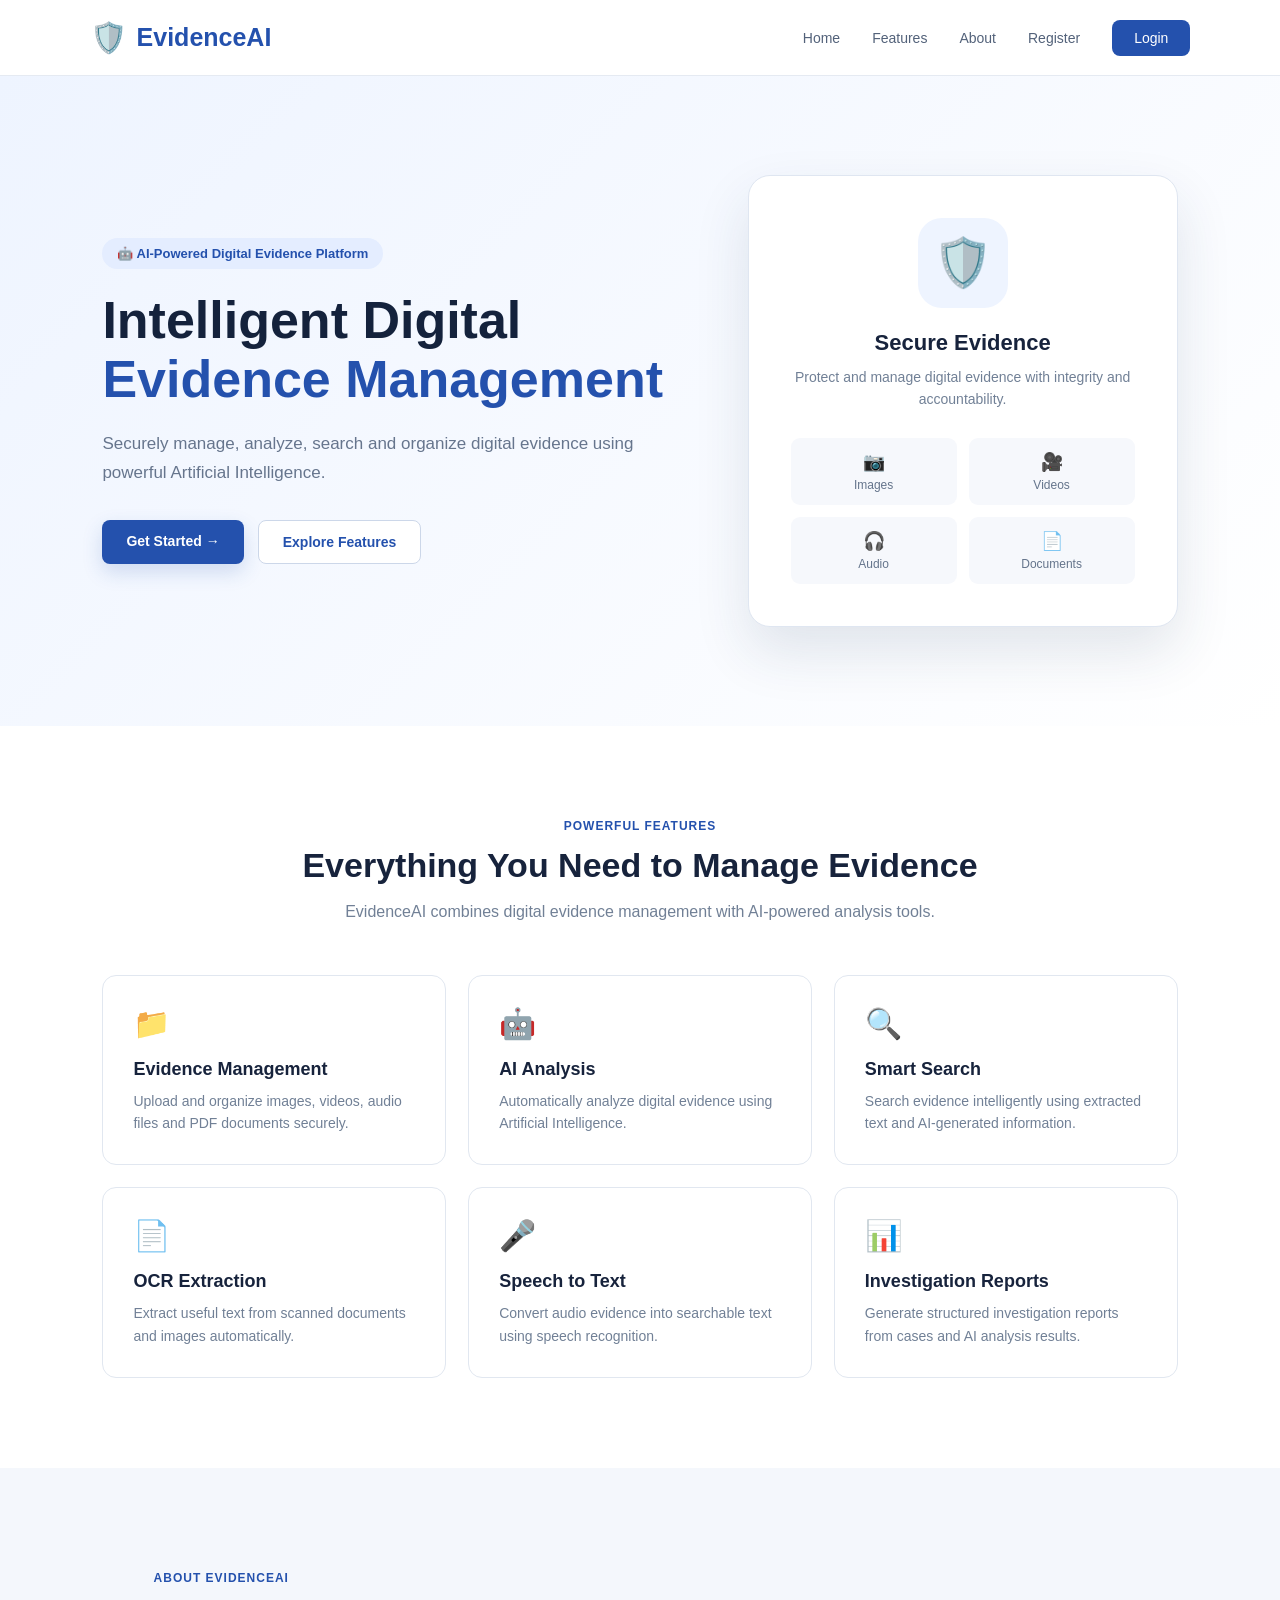
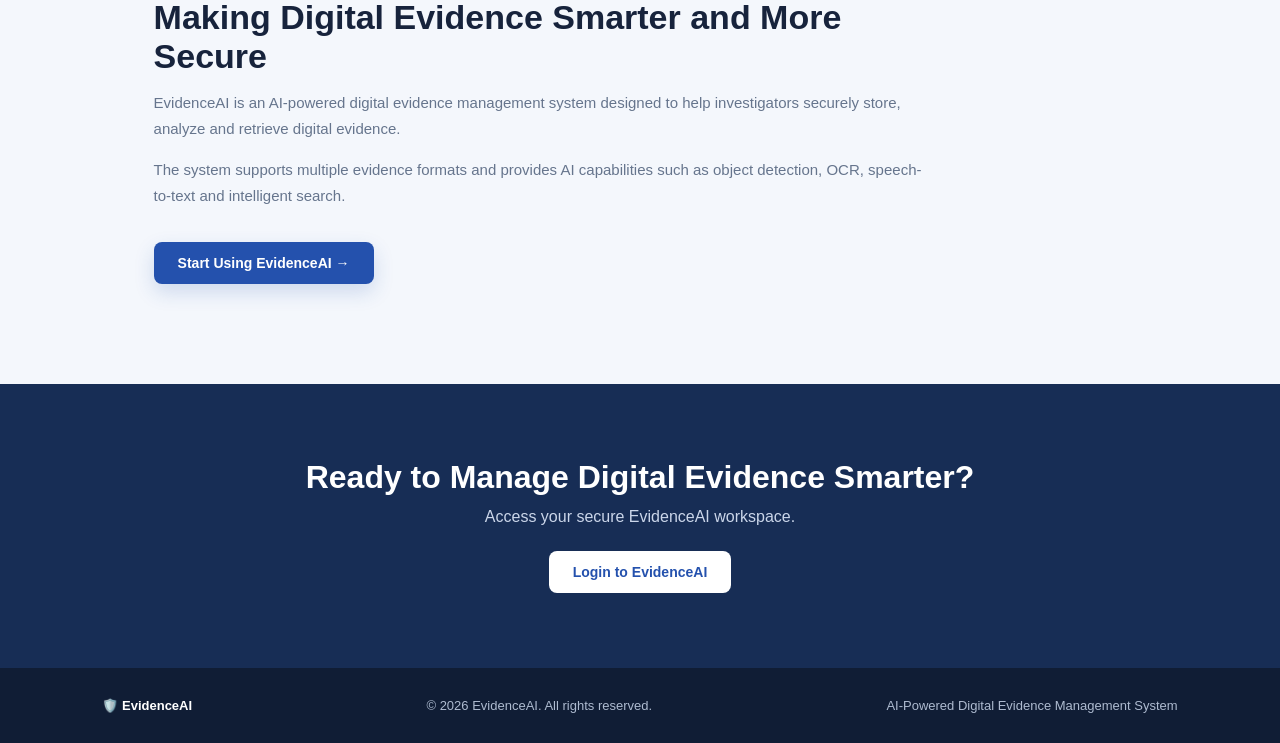
<file: frontend/index.html>
<!DOCTYPE html>
<html lang="en">

<head>
    <meta charset="UTF-8">
    <meta name="viewport" content="width=device-width, initial-scale=1.0">

    <title>EvidenceAI - Digital Evidence Management</title>

    <link rel="stylesheet" href="css/home.css">
</head>

<body>

    <!-- ================= HEADER ================= -->

    <header class="home-header">

        <div class="home-logo">
            <span class="shield-icon">🛡️</span>
            <span>EvidenceAI</span>
        </div>

        <nav class="home-nav">

            <a href="#home">Home</a>
            <a href="#features">Features</a>
            <a href="#about">About</a>
            <a href="register.html">Register</a>

            <a href="login.html" class="nav-login">
                Login
            </a>

        </nav>

    </header>


    <!-- ================= HERO SECTION ================= -->

    <main>

        <section class="hero-section" id="home">

            <div class="hero-content">

                <div class="hero-badge">
                    🤖 AI-Powered Digital Evidence Platform
                </div>

                <h1>
                    Intelligent Digital
                    <span>Evidence Management</span>
                </h1>

                <p>
                    Securely manage, analyze, search and organize
                    digital evidence using powerful Artificial Intelligence.
                </p>

                <div class="hero-buttons">

                    <a href="login.html" class="primary-btn">
                        Get Started →
                    </a>

                    <a href="#features" class="secondary-btn">
                        Explore Features
                    </a>

                </div>

            </div>


            <div class="hero-visual">

                <div class="visual-card">

                    <div class="visual-icon">
                        🛡️
                    </div>

                    <h3>Secure Evidence</h3>

                    <p>
                        Protect and manage digital evidence
                        with integrity and accountability.
                    </p>

                    <div class="visual-items">

                        <div>
                            📷
                            <span>Images</span>
                        </div>

                        <div>
                            🎥
                            <span>Videos</span>
                        </div>

                        <div>
                            🎧
                            <span>Audio</span>
                        </div>

                        <div>
                            📄
                            <span>Documents</span>
                        </div>

                    </div>

                </div>

            </div>

        </section>


        <!-- ================= FEATURES ================= -->

        <section class="features-section" id="features">

            <div class="section-heading">

                <span>POWERFUL FEATURES</span>

                <h2>
                    Everything You Need to Manage Evidence
                </h2>

                <p>
                    EvidenceAI combines digital evidence management
                    with AI-powered analysis tools.
                </p>

            </div>


            <div class="features-grid">

                <div class="feature-card">

                    <div class="feature-icon">
                        📁
                    </div>

                    <h3>Evidence Management</h3>

                    <p>
                        Upload and organize images, videos,
                        audio files and PDF documents securely.
                    </p>

                </div>


                <div class="feature-card">

                    <div class="feature-icon">
                        🤖
                    </div>

                    <h3>AI Analysis</h3>

                    <p>
                        Automatically analyze digital evidence
                        using Artificial Intelligence.
                    </p>

                </div>


                <div class="feature-card">

                    <div class="feature-icon">
                        🔍
                    </div>

                    <h3>Smart Search</h3>

                    <p>
                        Search evidence intelligently using
                        extracted text and AI-generated information.
                    </p>

                </div>


                <div class="feature-card">

                    <div class="feature-icon">
                        📄
                    </div>

                    <h3>OCR Extraction</h3>

                    <p>
                        Extract useful text from scanned documents
                        and images automatically.
                    </p>

                </div>


                <div class="feature-card">

                    <div class="feature-icon">
                        🎤
                    </div>

                    <h3>Speech to Text</h3>

                    <p>
                        Convert audio evidence into searchable
                        text using speech recognition.
                    </p>

                </div>


                <div class="feature-card">

                    <div class="feature-icon">
                        📊
                    </div>

                    <h3>Investigation Reports</h3>

                    <p>
                        Generate structured investigation reports
                        from cases and AI analysis results.
                    </p>

                </div>

            </div>

        </section>


        <!-- ================= ABOUT ================= -->

        <section class="about-section" id="about">

            <div class="about-content">

                <span class="section-label">
                    ABOUT EVIDENCEAI
                </span>

                <h2>
                    Making Digital Evidence
                    Smarter and More Secure
                </h2>

                <p>
                    EvidenceAI is an AI-powered digital evidence
                    management system designed to help investigators
                    securely store, analyze and retrieve digital evidence.
                </p>

                <p>
                    The system supports multiple evidence formats and
                    provides AI capabilities such as object detection,
                    OCR, speech-to-text and intelligent search.
                </p>

                <a href="login.html" class="primary-btn">
                    Start Using EvidenceAI →
                </a>

            </div>

        </section>


        <!-- ================= CTA ================= -->

        <section class="cta-section">

            <h2>
                Ready to Manage Digital Evidence Smarter?
            </h2>

            <p>
                Access your secure EvidenceAI workspace.
            </p>

            <a href="login.html" class="cta-btn">
                Login to EvidenceAI
            </a>

        </section>

    </main>


    <!-- ================= FOOTER ================= -->

    <footer class="home-footer">

        <div>
            🛡️ <strong>EvidenceAI</strong>
        </div>

        <p>
            © 2026 EvidenceAI. All rights reserved.
        </p>

        <p>
            AI-Powered Digital Evidence Management System
        </p>

    </footer>


</body>

</html>
</file>
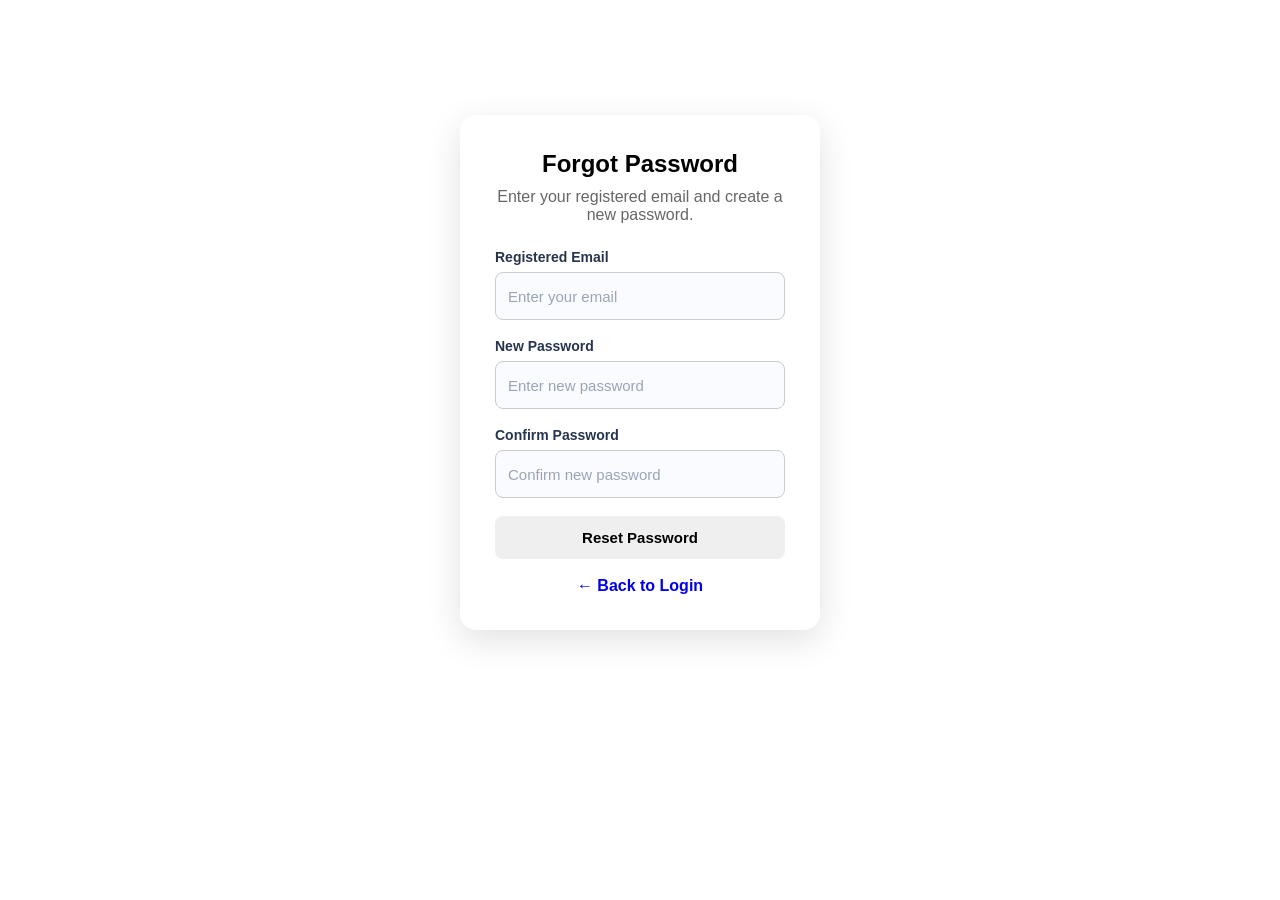
<file: frontend/forgot-password.html>
<!DOCTYPE html>
<html lang="en">
<head>
    <meta charset="UTF-8">
    <meta name="viewport" content="width=device-width, initial-scale=1.0">

    <title>Forgot Password - EvidenceAI</title>

    <link rel="stylesheet" href="css/login.css">

    <style>
        .forgot-container {
            width: 100%;
            max-width: 430px;
            margin: 80px auto;
            padding: 35px;
        }

        .forgot-card {
            background: #ffffff;
            padding: 35px;
            border-radius: 16px;
            box-shadow: 0 10px 35px rgba(0, 0, 0, 0.12);
        }

        .forgot-card h2 {
            text-align: center;
            margin-bottom: 10px;
        }

        .forgot-card p {
            text-align: center;
            color: #666;
            margin-bottom: 25px;
        }

        .form-group {
            margin-bottom: 18px;
        }

        .form-group label {
            display: block;
            margin-bottom: 7px;
            font-weight: 600;
        }

        .form-group input {
            width: 100%;
            padding: 12px;
            border: 1px solid #ccc;
            border-radius: 8px;
            box-sizing: border-box;
            font-size: 15px;
        }

        .reset-btn {
            width: 100%;
            padding: 13px;
            border: none;
            border-radius: 8px;
            cursor: pointer;
            font-size: 15px;
            font-weight: 600;
        }

        .back-login {
            text-align: center;
            margin-top: 18px;
        }

        .back-login a {
            text-decoration: none;
            font-weight: 600;
        }

        #message {
            text-align: center;
            margin-top: 15px;
            font-weight: 600;
        }
    </style>
</head>

<body>

    <div class="forgot-container">

        <div class="forgot-card">

            <h2>Forgot Password</h2>

            <p>
                Enter your registered email and create a new password.
            </p>

            <form id="forgotPasswordForm">

                <div class="form-group">
                    <label for="email">Registered Email</label>

                    <input
                        type="email"
                        id="email"
                        placeholder="Enter your email"
                        required
                    >
                </div>

                <div class="form-group">
                    <label for="newPassword">New Password</label>

                    <input
                        type="password"
                        id="newPassword"
                        placeholder="Enter new password"
                        required
                    >
                </div>

                <div class="form-group">
                    <label for="confirmPassword">Confirm Password</label>

                    <input
                        type="password"
                        id="confirmPassword"
                        placeholder="Confirm new password"
                        required
                    >
                </div>

                <button
                    type="submit"
                    class="reset-btn"
                >
                    Reset Password
                </button>

            </form>

            <div id="message"></div>

            <div class="back-login">
                <a href="login.html">
                    ← Back to Login
                </a>
            </div>

        </div>

    </div>

    <script>
        var API_URL = window.API_URL || (window.location.origin.includes(":5000") ? window.location.origin : "http://127.0.0.1:5000");
        window.API_URL = API_URL;

        const form = document.getElementById(
            "forgotPasswordForm"
        );

        const message = document.getElementById(
            "message"
        );

        form.addEventListener("submit", async function(event) {

            event.preventDefault();

            const email = document.getElementById(
                "email"
            ).value.trim();

            const newPassword = document.getElementById(
                "newPassword"
            ).value;

            const confirmPassword = document.getElementById(
                "confirmPassword"
            ).value;

            message.textContent = "";
            message.style.color = "";

            if (!email || !newPassword || !confirmPassword) {

                message.textContent =
                    "Please fill all fields.";

                message.style.color = "red";

                return;
            }

            if (newPassword.length < 6) {

                message.textContent =
                    "Password must contain at least 6 characters.";

                message.style.color = "red";

                return;
            }

            if (newPassword !== confirmPassword) {

                message.textContent =
                    "Passwords do not match.";

                message.style.color = "red";

                return;
            }

            try {

                const response = await fetch(
                    `${API_URL}/forgot-password`,
                    {
                        method: "POST",

                        headers: {
                            "Content-Type": "application/json"
                        },

                        credentials: "include",

                        body: JSON.stringify({
                            email: email,
                            new_password: newPassword
                        })
                    }
                );

                const data = await response.json();

                if (response.ok) {

                    message.textContent =
                        "Password reset successful. Redirecting to login...";

                    message.style.color = "green";

                    form.reset();

                    setTimeout(function() {

                        window.location.href =
                            "login.html";

                    }, 1800);

                } else {

                    message.textContent =
                        data.message ||
                        "Unable to reset password.";

                    message.style.color = "red";
                }

            } catch (error) {

                console.error(error);

                message.textContent =
                    "Unable to connect to EvidenceAI backend.";

                message.style.color = "red";
            }

        });

    </script>

</body>
</html>
</file>
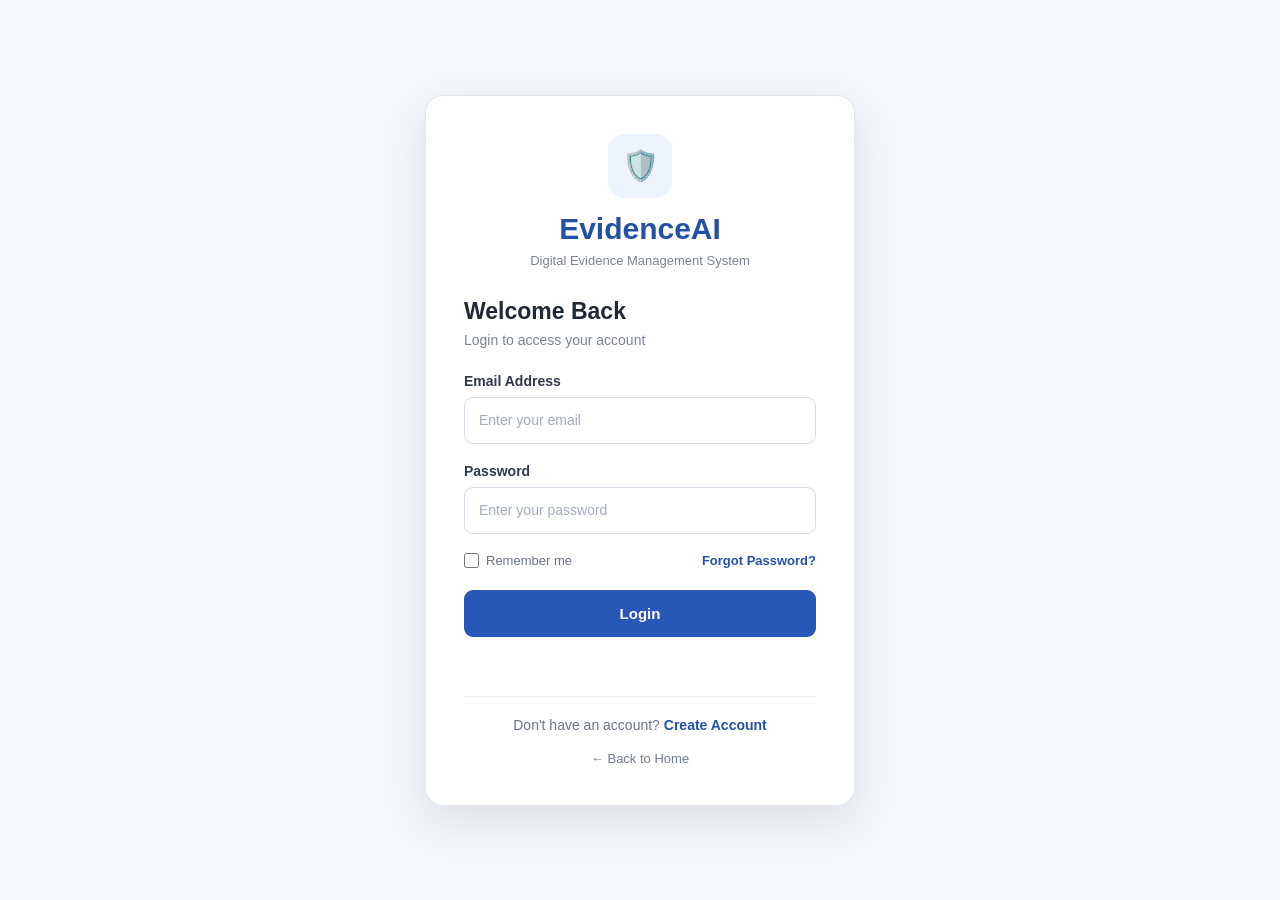
<file: frontend/login.html>
<!DOCTYPE html>
<html lang="en">
<head>
    <meta charset="UTF-8">
    <meta name="viewport" content="width=device-width, initial-scale=1.0">

    <title>Login - EvidenceAI</title>

    <style>
        * {
            margin: 0;
            padding: 0;
            box-sizing: border-box;
        }

        body {
            font-family: Arial, Helvetica, sans-serif;
            min-height: 100vh;
            background: #f4f7fc;
            display: flex;
            justify-content: center;
            align-items: center;
        }

        .page {
            width: 100%;
            min-height: 100vh;
            display: flex;
            justify-content: center;
            align-items: center;
            padding: 30px;
        }

        .login-card {
            width: 100%;
            max-width: 430px;
            background: #ffffff;
            border: 1px solid #e1e6ef;
            border-radius: 18px;
            padding: 38px;
            box-shadow: 0 15px 45px rgba(0, 0, 0, 0.10);
        }

        .logo {
            text-align: center;
            margin-bottom: 30px;
        }

        .logo-icon {
            width: 64px;
            height: 64px;
            margin: 0 auto 14px;
            background: #edf3ff;
            border-radius: 16px;
            display: flex;
            justify-content: center;
            align-items: center;
            font-size: 30px;
        }

        .logo h1 {
            font-size: 30px;
            color: #2451a6;
            margin-bottom: 7px;
        }

        .logo p {
            font-size: 13px;
            color: #7b8494;
        }

        .welcome {
            margin-bottom: 25px;
        }

        .welcome h2 {
            font-size: 23px;
            color: #202938;
            margin-bottom: 7px;
        }

        .welcome p {
            font-size: 14px;
            color: #7b8494;
        }

        .form-group {
            margin-bottom: 19px;
        }

        .form-group label {
            display: block;
            font-size: 14px;
            font-weight: 600;
            color: #303949;
            margin-bottom: 8px;
        }

        .form-group input {
            width: 100%;
            height: 47px;
            padding: 0 14px;
            border: 1px solid #d5dce7;
            border-radius: 9px;
            outline: none;
            font-size: 14px;
            color: #263140;
        }

        .form-group input:focus {
            border-color: #2857b7;
            box-shadow: 0 0 0 3px rgba(40, 87, 183, 0.10);
        }

        .form-group input::placeholder {
            color: #a2acbb;
        }

        .options {
            display: flex;
            justify-content: space-between;
            align-items: center;
            margin-bottom: 22px;
            font-size: 13px;
        }

        .remember {
            display: flex;
            align-items: center;
            gap: 7px;
            color: #697386;
        }

        .remember input {
            width: 15px;
            height: 15px;
        }

        .forgot {
            color: #2451a6;
            text-decoration: none;
            font-weight: 600;
        }

        .forgot:hover {
            text-decoration: underline;
        }

        .login-btn {
            width: 100%;
            height: 47px;
            border: none;
            border-radius: 9px;
            background: #2857b7;
            color: white;
            font-size: 15px;
            font-weight: 600;
            cursor: pointer;
        }

        .login-btn:hover {
            background: #214ba5;
        }

        .login-btn:disabled {
            opacity: 0.7;
            cursor: not-allowed;
        }

        .message {
            min-height: 20px;
            text-align: center;
            margin-top: 15px;
            font-size: 14px;
            font-weight: 600;
        }

        .register {
            text-align: center;
            border-top: 1px solid #edf0f5;
            margin-top: 24px;
            padding-top: 20px;
            font-size: 14px;
            color: #6d7686;
        }

        .register a {
            color: #2451a6;
            font-weight: 600;
            text-decoration: none;
        }

        .register a:hover {
            text-decoration: underline;
        }

        .home {
            text-align: center;
            margin-top: 16px;
        }

        .home a {
            color: #737d8d;
            font-size: 13px;
            text-decoration: none;
        }

        .home a:hover {
            color: #2451a6;
        }

        @media (max-width: 500px) {
            .page {
                padding: 15px;
            }

            .login-card {
                padding: 28px 22px;
            }
        }
    </style>
</head>

<body>

<div class="page">

    <div class="login-card">

        <!-- LOGO -->
        <div class="logo">

            <div class="logo-icon">
                🛡️
            </div>

            <h1>EvidenceAI</h1>

            <p>
                Digital Evidence Management System
            </p>

        </div>


        <!-- WELCOME -->
        <div class="welcome">

            <h2>Welcome Back</h2>

            <p>
                Login to access your account
            </p>

        </div>


        <!-- LOGIN FORM -->
        <form id="loginForm">

            <!-- EMAIL -->
            <div class="form-group">

                <label for="email">
                    Email Address
                </label>

                <input
                    type="email"
                    id="email"
                    name="email"
                    placeholder="Enter your email"
                    autocomplete="email"
                    required
                >

            </div>


            <!-- PASSWORD -->
            <div class="form-group">

                <label for="password">
                    Password
                </label>

                <input
                    type="password"
                    id="password"
                    name="password"
                    placeholder="Enter your password"
                    autocomplete="current-password"
                    required
                >

            </div>


            <!-- OPTIONS -->
            <div class="options">

                <label class="remember">

                    <input
                        type="checkbox"
                        id="rememberMe"
                    >

                    <span>
                        Remember me
                    </span>

                </label>

                <a
                    href="forgot-password.html"
                    class="forgot"
                >
                    Forgot Password?
                </a>

            </div>


            <!-- LOGIN BUTTON -->
            <button
                type="submit"
                id="loginBtn"
                class="login-btn"
            >
                Login
            </button>

        </form>


        <!-- MESSAGE -->
        <div
            id="loginMessage"
            class="message"
        ></div>


        <!-- REGISTER -->
        <div class="register">

            Don't have an account?

            <a href="register.html">
                Create Account
            </a>

        </div>


        <!-- HOME -->
        <div class="home">

            <a href="index.html">
                ← Back to Home
            </a>

        </div>

    </div>

</div>


<script src="js/login.js"></script>

</body>
</html>
</file>
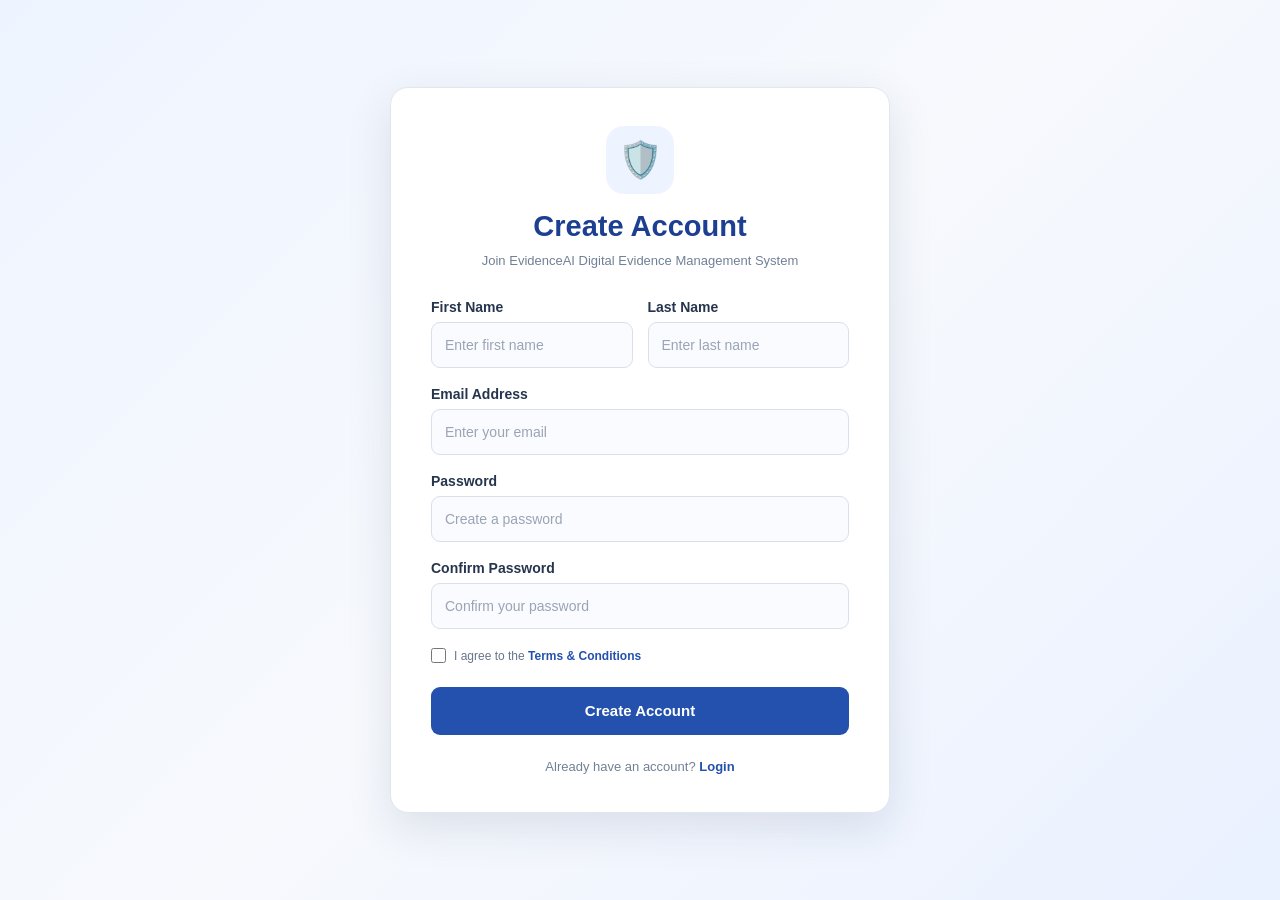
<file: frontend/register.html>
<!DOCTYPE html>
<html lang="en">

<head>

    <meta charset="UTF-8">

    <meta name="viewport"
          content="width=device-width, initial-scale=1.0">

    <title>EvidenceAI - Create Account</title>

    <link rel="stylesheet" href="css/register.css">

</head>


<body class="register-page">


    <!-- =========================================
         REGISTRATION CONTAINER
         ========================================= -->

    <div class="register-container">

        <div class="register-card">


            <!-- Logo -->

            <div class="register-logo">
                🛡️
            </div>


            <!-- Heading -->

            <h1>
                Create Account
            </h1>


            <p class="register-subtitle">
                Join EvidenceAI Digital Evidence Management System
            </p>



            <!-- =========================================
                 REGISTRATION FORM
                 ========================================= -->

            <form id="registerForm">


                <!-- First Name + Last Name -->

                <div class="name-row">


                    <div class="form-group">

                        <label for="firstName">
                            First Name
                        </label>

                        <input
                            type="text"
                            id="firstName"
                            name="firstName"
                            placeholder="Enter first name"
                            required
                        >

                    </div>



                    <div class="form-group">

                        <label for="lastName">
                            Last Name
                        </label>

                        <input
                            type="text"
                            id="lastName"
                            name="lastName"
                            placeholder="Enter last name"
                            required
                        >

                    </div>


                </div>



                <!-- Email -->

                <div class="form-group">

                    <label for="email">
                        Email Address
                    </label>

                    <input
                        type="email"
                        id="email"
                        name="email"
                        placeholder="Enter your email"
                        required
                    >

                </div>



                <!-- Password -->

                <div class="form-group">

                    <label for="password">
                        Password
                    </label>

                    <input
                        type="password"
                        id="password"
                        name="password"
                        placeholder="Create a password"
                        required
                    >

                </div>



                <!-- Confirm Password -->

                <div class="form-group">

                    <label for="confirmPassword">
                        Confirm Password
                    </label>

                    <input
                        type="password"
                        id="confirmPassword"
                        name="confirmPassword"
                        placeholder="Confirm your password"
                        required
                    >

                </div>



                <!-- Terms & Conditions -->

                <label class="terms">

                    <input
                        type="checkbox"
                        id="terms"
                        name="terms"
                    >

                    <span>

                        I agree to the

                        <a href="#">
                            Terms & Conditions
                        </a>

                    </span>

                </label>



                <!-- Create Account Button -->

                <button
                    type="submit"
                    class="register-btn"
                    id="registerBtn"
                >
                    Create Account
                </button>


            </form>



            <!-- Login Link -->

            <p class="login-text">

                Already have an account?

                <a href="login.html">
                    Login
                </a>

            </p>


        </div>

    </div>



    <!-- =========================================
         SUCCESS POPUP
         ========================================= -->

    <div
        class="success-modal-overlay"
        id="successModal"
    >


        <div class="success-modal">


            <!-- Success Icon -->

            <div class="success-icon">
                ✓
            </div>


            <!-- Success Heading -->

            <h2>
                Account Created!
            </h2>


            <!-- Success Message -->

            <p>
                Your EvidenceAI account has been created successfully.
            </p>


            <!-- OK Button -->

            <button
                type="button"
                class="success-ok-btn"
                id="successOkBtn"
            >
                OK
            </button>


        </div>


    </div>



    <!-- =========================================
         JAVASCRIPT
         ========================================= -->

    <script src="js/register.js"></script>


</body>

</html>
</file>
<file: frontend/css/home.css>
/* =====================================================
   EvidenceAI - Public Home Page
   ===================================================== */

* {
    margin: 0;
    padding: 0;
    box-sizing: border-box;
}

html {
    scroll-behavior: smooth;
}

body {
    font-family: "Segoe UI", Arial, sans-serif;
    color: #17233c;
    background: #f7f9fd;
}


/* ================= HEADER ================= */

.home-header {
    height: 76px;

    padding: 0 7%;

    display: flex;
    align-items: center;
    justify-content: space-between;

    background: #ffffff;

    border-bottom: 1px solid #e5eaf2;

    position: sticky;
    top: 0;

    z-index: 1000;
}


.home-logo {
    display: flex;
    align-items: center;

    gap: 10px;

    color: #2451ad;

    font-size: 25px;
    font-weight: 700;
}


.shield-icon {
    font-size: 30px;
}


.home-nav {
    display: flex;
    align-items: center;

    gap: 32px;
}


.home-nav a {
    text-decoration: none;

    color: #53627a;

    font-size: 14px;

    font-weight: 500;

    transition: 0.2s;
}


.home-nav a:hover {
    color: #2451ad;
}


.nav-login {
    padding: 10px 22px;

    color: #ffffff !important;

    background: #2451ad;

    border-radius: 8px;
}


/* ================= HERO ================= */

.hero-section {
    min-height: 650px;

    padding: 90px 8%;

    display: flex;
    align-items: center;
    justify-content: space-between;

    gap: 70px;

    background:
        linear-gradient(
            135deg,
            #eef4ff,
            #ffffff
        );
}


.hero-content {
    max-width: 650px;
}


.hero-badge {
    display: inline-block;

    padding: 8px 15px;

    margin-bottom: 22px;

    border-radius: 20px;

    background: #e4edff;

    color: #2451ad;

    font-size: 13px;

    font-weight: 600;
}


.hero-content h1 {
    font-size: 52px;

    line-height: 1.12;

    margin-bottom: 22px;

    color: #14223c;
}


.hero-content h1 span {
    display: block;

    color: #2451ad;
}


.hero-content p {
    max-width: 570px;

    margin-bottom: 32px;

    color: #66758d;

    font-size: 17px;

    line-height: 1.7;
}


.hero-buttons {
    display: flex;

    gap: 14px;
}


.primary-btn,
.secondary-btn,
.cta-btn {
    display: inline-block;

    padding: 13px 24px;

    border-radius: 8px;

    text-decoration: none;

    font-size: 14px;

    font-weight: 600;

    transition: 0.2s;
}


.primary-btn {
    background: #2451ad;

    color: #ffffff;

    box-shadow: 0 8px 20px rgba(36, 81, 173, 0.18);
}


.primary-btn:hover {
    background: #1d4394;

    transform: translateY(-2px);
}


.secondary-btn {
    background: #ffffff;

    color: #2451ad;

    border: 1px solid #ccd7e9;
}


.secondary-btn:hover {
    border-color: #2451ad;
}


/* ================= HERO VISUAL ================= */

.hero-visual {
    width: 430px;
}


.visual-card {
    padding: 42px;

    background: #ffffff;

    border: 1px solid #dfe6f1;

    border-radius: 22px;

    text-align: center;

    box-shadow:
        0 25px 55px rgba(33, 57, 91, 0.12);
}


.visual-icon {
    width: 90px;
    height: 90px;

    margin: 0 auto 22px;

    display: flex;
    align-items: center;
    justify-content: center;

    border-radius: 24px;

    background: #eef4ff;

    font-size: 48px;
}


.visual-card h3 {
    margin-bottom: 10px;

    font-size: 22px;
}


.visual-card p {
    color: #718096;

    line-height: 1.6;

    font-size: 14px;
}


.visual-items {
    display: grid;

    grid-template-columns: 1fr 1fr;

    gap: 12px;

    margin-top: 28px;
}


.visual-items div {
    padding: 13px;

    border-radius: 9px;

    background: #f6f8fc;

    font-size: 18px;
}


.visual-items span {
    display: block;

    margin-top: 5px;

    color: #64748b;

    font-size: 12px;
}


/* ================= FEATURES ================= */

.features-section {
    padding: 90px 8%;

    background: #ffffff;
}


.section-heading {
    text-align: center;

    max-width: 700px;

    margin: 0 auto 50px;
}


.section-heading span,
.section-label {
    color: #2451ad;

    font-size: 12px;

    font-weight: 700;

    letter-spacing: 1px;
}


.section-heading h2,
.about-content h2 {
    margin: 12px 0 14px;

    font-size: 34px;

    color: #17233c;
}


.section-heading p {
    color: #718096;

    line-height: 1.6;
}


.features-grid {
    display: grid;

    grid-template-columns: repeat(3, 1fr);

    gap: 22px;
}


.feature-card {
    padding: 30px;

    border: 1px solid #e1e7f0;

    border-radius: 14px;

    background: #ffffff;

    transition: 0.2s;
}


.feature-card:hover {
    transform: translateY(-4px);

    box-shadow:
        0 15px 35px rgba(35, 60, 100, 0.09);
}


.feature-icon {
    font-size: 30px;

    margin-bottom: 18px;
}


.feature-card h3 {
    margin-bottom: 10px;

    font-size: 18px;
}


.feature-card p {
    color: #718096;

    font-size: 14px;

    line-height: 1.6;
}


/* ================= ABOUT ================= */

.about-section {
    padding: 100px 12%;

    background: #f4f7fc;
}


.about-content {
    max-width: 780px;
}


.about-content p {
    margin-bottom: 16px;

    color: #66758d;

    line-height: 1.7;

    font-size: 15px;
}


.about-content .primary-btn {
    margin-top: 18px;
}


/* ================= CTA ================= */

.cta-section {
    padding: 75px 20px;

    text-align: center;

    background: #172d55;

    color: #ffffff;
}


.cta-section h2 {
    font-size: 32px;

    margin-bottom: 12px;
}


.cta-section p {
    margin-bottom: 25px;

    color: #cbd6ea;
}


.cta-btn {
    background: #ffffff;

    color: #2451ad;
}


.cta-btn:hover {
    transform: translateY(-2px);
}


/* ================= FOOTER ================= */

.home-footer {
    padding: 30px 8%;

    display: flex;

    align-items: center;
    justify-content: space-between;

    gap: 20px;

    background: #101d35;

    color: #ffffff;

    font-size: 13px;
}


.home-footer p {
    color: #aebbd0;
}


/* ================= RESPONSIVE ================= */

@media (max-width: 900px) {

    .hero-section {
        flex-direction: column;

        text-align: center;

        padding: 70px 6%;
    }

    .hero-content p {
        margin-left: auto;
        margin-right: auto;
    }

    .hero-buttons {
        justify-content: center;
    }

    .hero-visual {
        width: 100%;
        max-width: 450px;
    }

    .features-grid {
        grid-template-columns: 1fr 1fr;
    }
}


@media (max-width: 650px) {

    .home-header {
        padding: 0 5%;
    }

    .home-nav {
        gap: 12px;
    }

    .home-nav a:not(.nav-login) {
        display: none;
    }

    .hero-content h1 {
        font-size: 38px;
    }

    .features-grid {
        grid-template-columns: 1fr;
    }

    .hero-buttons {
        flex-direction: column;
    }

    .home-footer {
        flex-direction: column;

        text-align: center;
    }
}
</file>
<file: frontend/css/login.css>
/* =====================================================
   EvidenceAI - Login Page
   ===================================================== */

* {
    margin: 0;
    padding: 0;
    box-sizing: border-box;
}

body {
    font-family: "Segoe UI", Arial, sans-serif;
}


/* =====================================================
   LOGIN PAGE BACKGROUND
   ===================================================== */

.login-page {
    min-height: 100vh;

    display: flex;
    align-items: center;
    justify-content: center;

    background:
        linear-gradient(
            135deg,
            #eef4ff 0%,
            #f7f9fd 50%,
            #eaf1ff 100%
        );

    padding: 30px;
}


/* =====================================================
   LOGIN CONTAINER
   ===================================================== */

.login-container {
    width: 100%;
    max-width: 440px;
}


/* =====================================================
   LOGIN CARD
   ===================================================== */

.login-card {
    background: #ffffff;

    border: 1px solid #e1e6ef;

    border-radius: 18px;

    padding: 40px;

    box-shadow:
        0 15px 45px rgba(31, 55, 90, 0.12);

    text-align: center;
}


/* =====================================================
   LOGO
   ===================================================== */

.login-logo {
    width: 70px;
    height: 70px;

    margin: 0 auto 18px;

    border-radius: 18px;

    background: #eef4ff;

    display: flex;
    align-items: center;
    justify-content: center;

    font-size: 38px;
}


.login-card h1 {
    font-size: 30px;

    color: #1d3f91;

    margin-bottom: 8px;
}


.login-subtitle {
    color: #718096;

    font-size: 14px;

    margin-bottom: 30px;
}


/* =====================================================
   FORM
   ===================================================== */

#loginForm {
    text-align: left;
}


.form-group {
    margin-bottom: 20px;
}


.form-group label {
    display: block;

    margin-bottom: 8px;

    color: #26354d;

    font-size: 14px;

    font-weight: 600;
}


.form-group input {
    width: 100%;

    height: 48px;

    padding: 0 14px;

    border: 1px solid #d9e0eb;

    border-radius: 9px;

    background: #fafbfe;

    outline: none;

    font-size: 14px;

    color: #172033;

    transition: 0.2s;
}


.form-group input::placeholder {
    color: #9aa4b5;
}


.form-group input:focus {
    border-color: #3564c9;

    background: #ffffff;

    box-shadow:
        0 0 0 3px rgba(53, 100, 201, 0.10);
}


/* =====================================================
   LOGIN OPTIONS
   ===================================================== */

.login-options {
    display: flex;

    align-items: center;
    justify-content: space-between;

    margin-bottom: 24px;

    font-size: 13px;
}


.remember-me {
    display: flex;

    align-items: center;

    gap: 7px;

    color: #657087;

    cursor: pointer;
}


.remember-me input {
    width: 15px;
    height: 15px;

    cursor: pointer;
}


.forgot-password {
    color: #2861c7;

    text-decoration: none;

    font-weight: 500;
}


.forgot-password:hover {
    text-decoration: underline;
}


/* =====================================================
   LOGIN BUTTON
   ===================================================== */

.login-btn {
    width: 100%;

    height: 48px;

    border: none;

    border-radius: 9px;

    background: #2451ad;

    color: #ffffff;

    font-size: 15px;

    font-weight: 600;

    cursor: pointer;

    transition: 0.2s;
}


.login-btn:hover {
    background: #1d4394;

    transform: translateY(-1px);

    box-shadow:
        0 7px 18px rgba(36, 81, 173, 0.22);
}


/* =====================================================
   DIVIDER
   ===================================================== */

.login-divider {
    display: flex;

    align-items: center;

    gap: 12px;

    margin: 25px 0;

    color: #a0a9b8;

    font-size: 12px;
}


.login-divider::before,
.login-divider::after {
    content: "";

    flex: 1;

    height: 1px;

    background: #e4e8ef;
}


/* =====================================================
   SIGN UP
   ===================================================== */

.signup-text {
    color: #718096;

    font-size: 13px;
}


.signup-text a {
    color: #2451ad;

    font-weight: 600;

    text-decoration: none;
}


.signup-text a:hover {
    text-decoration: underline;
}


/* =====================================================
   RESPONSIVE
   ===================================================== */

@media (max-width: 500px) {

    .login-page {
        padding: 18px;
    }

    .login-card {
        padding: 30px 22px;

        border-radius: 14px;
    }

    .login-card h1 {
        font-size: 27px;
    }

    .login-logo {
        width: 62px;
        height: 62px;

        font-size: 32px;
    }

    .login-options {
        font-size: 12px;
    }
}
</file>
<file: frontend/css/register.css>
/* =========================================
   EvidenceAI - Registration Page
   ========================================= */

* {
    margin: 0;
    padding: 0;
    box-sizing: border-box;
}


body {
    font-family: "Segoe UI", Arial, sans-serif;
}


/* =========================================
   PAGE
   ========================================= */

.register-page {

    min-height: 100vh;

    display: flex;

    align-items: center;
    justify-content: center;

    padding: 30px;

    background:
        linear-gradient(
            135deg,
            #eef4ff 0%,
            #f7f9fd 50%,
            #eaf1ff 100%
        );
}


/* =========================================
   CONTAINER
   ========================================= */

.register-container {

    width: 100%;

    max-width: 500px;
}


/* =========================================
   CARD
   ========================================= */

.register-card {

    background: #ffffff;

    border: 1px solid #e1e6ef;

    border-radius: 18px;

    padding: 38px 40px;

    box-shadow:
        0 15px 45px rgba(31, 55, 90, 0.12);

    text-align: center;
}


/* =========================================
   LOGO
   ========================================= */

.register-logo {

    width: 68px;
    height: 68px;

    margin: 0 auto 16px;

    border-radius: 18px;

    background: #eef4ff;

    display: flex;

    align-items: center;
    justify-content: center;

    font-size: 36px;
}


.register-card h1 {

    color: #1d3f91;

    font-size: 29px;

    margin-bottom: 8px;
}


.register-subtitle {

    color: #718096;

    font-size: 13px;

    margin-bottom: 28px;

    line-height: 1.5;
}


/* =========================================
   NAME ROW
   ========================================= */

.name-row {

    display: grid;

    grid-template-columns: 1fr 1fr;

    gap: 15px;
}


/* =========================================
   FORM
   ========================================= */

#registerForm {

    text-align: left;
}


.form-group {

    margin-bottom: 18px;
}


.form-group label {

    display: block;

    margin-bottom: 7px;

    color: #26354d;

    font-size: 14px;

    font-weight: 600;
}


.form-group input {

    width: 100%;

    height: 46px;

    padding: 0 13px;

    border: 1px solid #d9e0eb;

    border-radius: 9px;

    background: #fafbfe;

    outline: none;

    font-size: 14px;

    color: #172033;

    transition: 0.2s;
}


.form-group input::placeholder {

    color: #9aa4b5;
}


.form-group input:focus {

    border-color: #3564c9;

    background: #ffffff;

    box-shadow:
        0 0 0 3px rgba(53, 100, 201, 0.10);
}


/* =========================================
   TERMS
   ========================================= */

.terms {

    display: flex;

    align-items: flex-start;

    gap: 8px;

    margin: 5px 0 22px;

    color: #68758a;

    font-size: 12px;

    line-height: 1.5;

    cursor: pointer;
}


.terms input {

    width: 15px;
    height: 15px;

    margin-top: 1px;

    cursor: pointer;
}


.terms a {

    color: #2451ad;

    text-decoration: none;

    font-weight: 600;
}


.terms a:hover {

    text-decoration: underline;
}


/* =========================================
   BUTTON
   ========================================= */

.register-btn {

    width: 100%;

    height: 48px;

    border: none;

    border-radius: 9px;

    background: #2451ad;

    color: #ffffff;

    font-size: 15px;

    font-weight: 600;

    cursor: pointer;

    transition: 0.2s;
}


.register-btn:hover {

    background: #1d4394;

    transform: translateY(-1px);

    box-shadow:
        0 7px 18px rgba(36, 81, 173, 0.22);
}


/* =========================================
   LOGIN LINK
   ========================================= */

.login-text {

    margin-top: 24px;

    color: #718096;

    font-size: 13px;

    text-align: center;
}


.login-text a {

    color: #2451ad;

    font-weight: 600;

    text-decoration: none;
}


.login-text a:hover {

    text-decoration: underline;
}


/* =========================================
   RESPONSIVE
   ========================================= */

@media (max-width: 520px) {

    .register-page {

        padding: 18px;
    }


    .register-card {

        padding: 30px 22px;

        border-radius: 14px;
    }


    .name-row {

        grid-template-columns: 1fr;

        gap: 0;
    }


    .register-card h1 {

        font-size: 26px;
    }
}
/* =========================================
   SUCCESS MODAL
   ========================================= */

.success-modal-overlay {

    display: none;

    position: fixed;

    top: 0;
    left: 0;

    width: 100%;
    height: 100%;

    background: rgba(15, 29, 53, 0.45);

    align-items: center;
    justify-content: center;

    z-index: 9999;

    backdrop-filter: blur(3px);
}


.success-modal-overlay.show {

    display: flex;
}


.success-modal {

    width: 90%;

    max-width: 400px;

    padding: 35px 30px;

    background: #ffffff;

    border-radius: 18px;

    text-align: center;

    box-shadow:
        0 20px 60px rgba(20, 40, 70, 0.25);

    animation: modalAppear 0.25s ease;
}


@keyframes modalAppear {

    from {
        opacity: 0;
        transform: translateY(15px) scale(0.96);
    }

    to {
        opacity: 1;
        transform: translateY(0) scale(1);
    }
}


.success-icon {

    width: 65px;
    height: 65px;

    margin: 0 auto 18px;

    display: flex;

    align-items: center;
    justify-content: center;

    border-radius: 50%;

    background: #e8f7ef;

    color: #20a464;

    font-size: 34px;

    font-weight: 700;
}


.success-modal h2 {

    margin-bottom: 10px;

    color: #17233c;

    font-size: 24px;
}


.success-modal p {

    margin-bottom: 25px;

    color: #718096;

    font-size: 14px;

    line-height: 1.6;
}


.success-ok-btn {

    width: 100%;

    height: 45px;

    border: none;

    border-radius: 8px;

    background: #2451ad;

    color: #ffffff;

    font-size: 14px;

    font-weight: 600;

    cursor: pointer;

    transition: 0.2s;
}


.success-ok-btn:hover {

    background: #1d4394;
}
</file>
